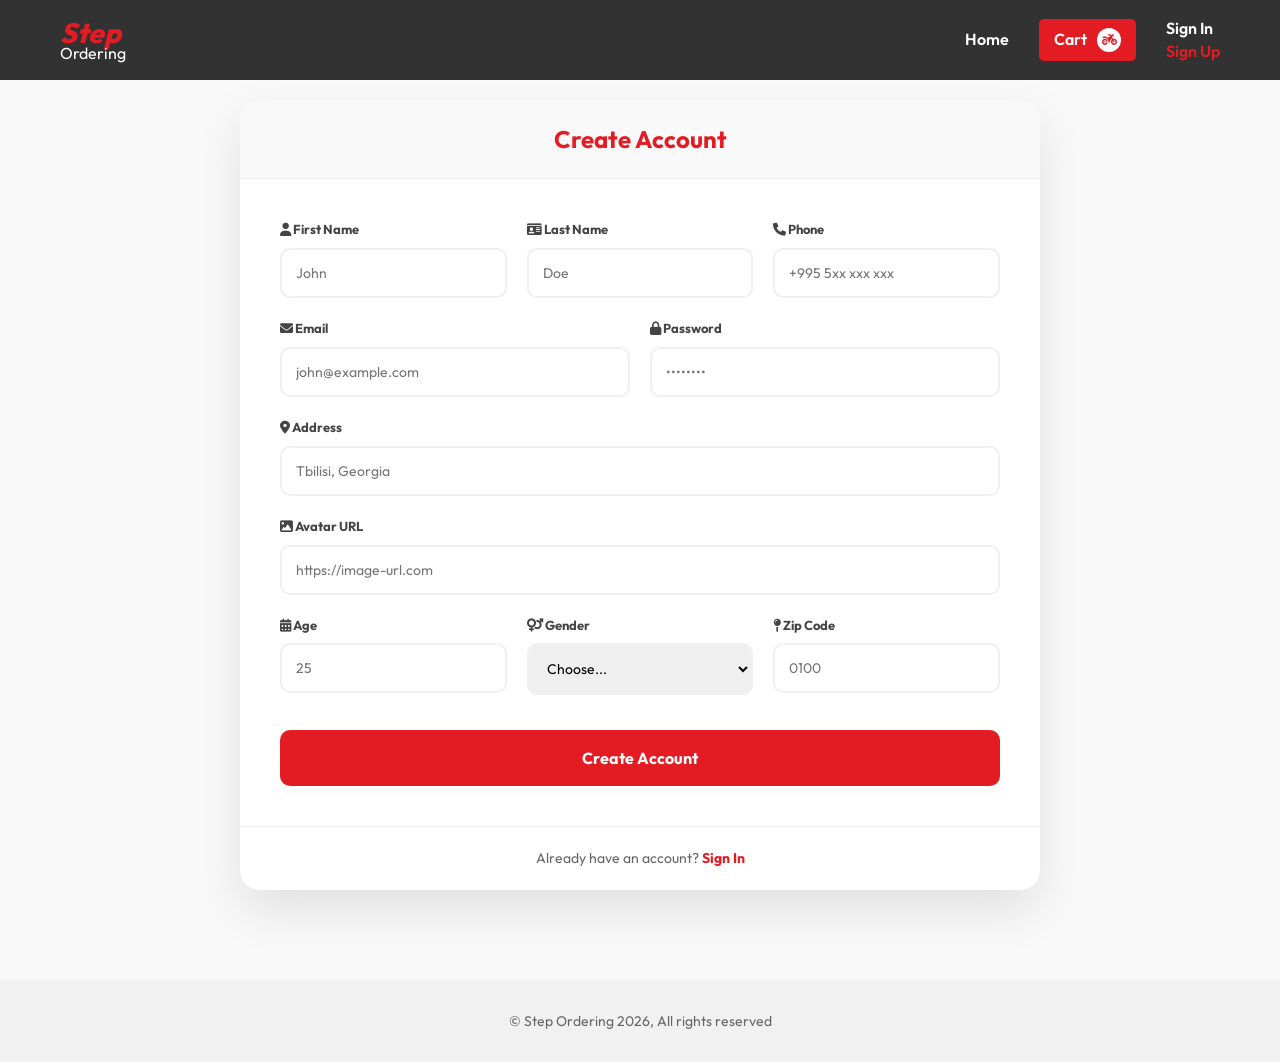
<file: signup/index.html>
<!DOCTYPE html>
<html lang="en">

<head>
    <meta charset="UTF-8">
    <meta name="viewport" content="width=device-width, initial-scale=1.0">
    <title>Sign Up - Step Ordering</title>
    <link rel="stylesheet" href="../common/common.css">
    <link rel="stylesheet" href="signup.css">
    <link rel="preconnect" href="https://fonts.googleapis.com">
    <link rel="preconnect" href="https://fonts.gstatic.com" crossorigin>
    <link href="https://fonts.googleapis.com/css2?family=Outfit:wght@300;400;600;700&display=swap" rel="stylesheet">
    <link rel="stylesheet" href="https://cdnjs.cloudflare.com/ajax/libs/font-awesome/6.0.0/css/all.min.css">
</head>

<body>
    <div id="notification-container"></div>
    <header>
        <div class="container nav-container">
            <a href="../index.html" class="logo">
                <span class="step">Step</span>
                <span class="ordering">Ordering</span>
            </a>
            <nav id="main-nav">
                <a href="../index.html">Home</a>
                <a href="../cart/index.html" class="cart-btn">
                    <span>Cart</span>
                    <div class="cart-icon-container">
                        <i class="fas fa-motorcycle"></i>
                    </div>
                </a>
                <div class="auth-links-group">
                    <a href="../signin/index.html" class="nav-link-auth">Sign In</a>
                    <a href="index.html" class="nav-link-auth active" style="color: var(--primary-color)">Sign Up</a>
                </div>
            </nav>
        </div>
    </header>

    <main class="auth-page">
        <div class="auth-card">
            <div class="auth-header">
                <h2>Create Account</h2>
            </div>

            <div id="signup-form" class="auth-form">
                <div class="form-grid">
                    <div class="form-group">
                        <label><i class="fas fa-user"></i> First Name</label>
                        <input type="text" id="reg-fname" placeholder="John">
                    </div>
                    <div class="form-group">
                        <label><i class="fas fa-id-card"></i> Last Name</label>
                        <input type="text" id="reg-lname" placeholder="Doe">
                    </div>
                    <div class="form-group">
                        <label><i class="fas fa-phone"></i> Phone</label>
                        <input type="text" id="reg-phone" placeholder="+995 5xx xxx xxx">
                    </div>
                    <div class="form-group span-6">
                        <label><i class="fas fa-envelope"></i> Email</label>
                        <input type="email" id="reg-email" placeholder="john@example.com">
                    </div>
                    <div class="form-group span-6">
                        <label><i class="fas fa-lock"></i> Password</label>
                        <input type="password" id="reg-password" placeholder="••••••••">
                    </div>
                    <div class="form-group span-12">
                        <label><i class="fas fa-map-marker-alt"></i> Address</label>
                        <input type="text" id="reg-address" placeholder="Tbilisi, Georgia">
                    </div>
                    <div class="form-group span-12">
                        <label><i class="fas fa-image"></i> Avatar URL</label>
                        <input type="text" id="reg-avatar" placeholder="https://image-url.com">
                    </div>
                    <div class="form-group">
                        <label><i class="fas fa-calendar-alt"></i> Age</label>
                        <input type="number" id="reg-age" placeholder="25">
                    </div>
                    <div class="form-group">
                        <label><i class="fas fa-venus-mars"></i> Gender</label>
                        <select id="reg-gender">
                            <option value="">Choose...</option>
                            <option value="male">Male</option>
                            <option value="female">Female</option>
                        </select>
                    </div>
                    <div class="form-group">
                        <label><i class="fas fa-map-pin"></i> Zip Code</label>
                        <input type="text" id="reg-zip" placeholder="0100">
                    </div>
                </div>
                <button class="btn-full" id="btn-signup-main">Create Account</button>
            </div>

            <div class="auth-footer">
                Already have an account? <a href="../signin/index.html">Sign In</a>
            </div>
        </div>
    </main>

    <footer>
        <div class="container">
            <p>© Step Ordering 2026, All rights reserved</p>
        </div>
    </footer>

    <script type="module" src="signup.js"></script>
</body>

</html>
</file>
<file: common/common.css>
:root {
    --primary-color: #e31b23;
    --text-color: #333;
    --light-text: #fff;
    --bg-color: #f9f9f9;
    --card-bg: #fff;
    --border-color: #eee;
    --overlay-color: rgba(0, 0, 0, 0.4);
    --transition: all 0.3s ease;
}

* {
    margin: 0;
    padding: 0;
    box-sizing: border-box;
    font-family: 'Outfit', sans-serif;
}

body {
    background-color: var(--bg-color);
    color: var(--text-color);
    line-height: 1.6;
}

.container {
    max-width: 1200px;
    margin: 0 auto;
    padding: 0 20px;
}

@media (max-width: 600px) {
    .container {
        padding: 0 15px;
    }
}


header {
    background-color: rgba(0, 0, 0, 0.8);
    backdrop-filter: blur(5px);
    height: 80px;
    display: flex;
    align-items: center;
    position: fixed;
    top: 0;
    width: 100%;
    z-index: 1000;
}

.nav-container {
    display: flex;
    justify-content: space-between;
    align-items: center;
    width: 100%;
}

.logo {
    display: flex;
    flex-direction: column;
    line-height: 1;
    text-decoration: none;
    color: inherit;
}

.logo .step {
    font-size: 28px;
    font-weight: 800;
    font-style: italic;
    color: var(--primary-color);
}

.logo .ordering {
    font-size: 16px;
    font-weight: 400;
    color: #fff;
    margin-top: -2px;
}

#main-nav {
    display: flex;
    align-items: center;
    gap: 30px;
}

#main-nav a {
    color: var(--light-text);
    text-decoration: none;
    font-weight: 600;
    transition: var(--transition);
}

#main-nav a.active {
    color: var(--primary-color);
}

.auth-links-group {
    display: flex;
    flex-direction: column;
    gap: 5px;
}

.nav-link-auth {
    color: white;
    text-decoration: none;
    font-weight: 600;
    font-size: 16px;
    transition: var(--transition);
    line-height: 1.1;
}

.nav-link-auth:hover {
    color: var(--primary-color);
}

.profile-group {
    display: flex;
    align-items: center;
    gap: 15px;
    text-decoration: none;
    cursor: pointer;
}

.profile-avatar {
    width: 40px;
    height: 40px;
    border-radius: 50%;
    object-fit: cover;
    border: 2px solid var(--primary-color);
}

.profile-name {
    color: white;
    font-weight: 600;
    font-size: 14px;
}

.cart-btn {
    background: var(--primary-color);
    color: white;
    border: none;
    padding: 8px 15px;
    border-radius: 5px;
    display: flex;
    align-items: center;
    gap: 10px;
    cursor: pointer;
    font-weight: 600;
    transition: var(--transition);
    text-decoration: none;
}

.cart-btn:hover {
    background: #c1151b;
}

.cart-icon-container {
    background: white;
    color: var(--primary-color);
    width: 24px;
    height: 24px;
    border-radius: 50%;
    display: flex;
    align-items: center;
    justify-content: center;
    font-size: 12px;
}


#notification-container {
    position: fixed;
    top: 100px;
    right: 20px;
    z-index: 3000;
    display: flex;
    flex-direction: column;
    gap: 15px;
}

.notification {
    background: white;
    padding: 15px 25px;
    border-radius: 12px;
    box-shadow: 0 10px 30px rgba(0, 0, 0, 0.1);
    display: flex;
    align-items: center;
    gap: 15px;
    min-width: 300px;
    max-width: 90vw;
    border-left: 5px solid #ccc;
    animation: slideIn 0.3s ease-out;
}

@media (max-width: 480px) {
    #notification-container {
        right: 10px;
        left: 10px;
        top: 90px;
    }
    .notification {
        min-width: 0;
        padding: 12px 15px;
    }
}

.notification.success {
    border-left-color: #4caf50;
}

.notification.error {
    border-left-color: #f44336;
}

@keyframes slideIn {
    from {
        transform: translateX(100%);
        opacity: 0;
    }

    to {
        transform: translateX(0);
        opacity: 1;
    }
}

.notification.fade-out {
    transform: translateX(100%);
    opacity: 0;
    transition: 0.3s ease-in;
}

.notification i {
    font-size: 24px;
}

.notification.success i {
    color: #4caf50;
}

.notification.error i {
    color: #f44336;
}

.notification-content {
    display: flex;
    flex-direction: column;
}

.notification-content span:first-child {
    font-weight: 700;
    font-size: 16px;
}

.notification-content span:last-child {
    font-size: 14px;
    color: #666;
}


footer {
    background: #f1f1f1;
    padding: 30px 0;
    text-align: center;
    margin-top: 50px;
}

footer p {
    color: #666;
    font-size: 14px;
}

.mobile-toggle {
    display: none;
    color: white;
    font-size: 24px;
    cursor: pointer;
}

@media (max-width: 900px) {
    .mobile-toggle {
        display: block;
    }

    #main-nav {
        position: fixed;
        top: 70px;
        left: -100%;
        width: 100%;
        height: calc(100vh - 70px);
        background: rgba(0, 0, 0, 0.95);
        flex-direction: column;
        justify-content: flex-start;
        padding: 40px 20px;
        gap: 25px;
        transition: 0.4s ease;
        backdrop-filter: blur(10px);
        z-index: 999;
    }

    #main-nav.active {
        left: 0;
    }

    .auth-links-group {
        width: 100%;
        align-items: center;
        border-top: 1px solid rgba(255, 255, 255, 0.1);
        padding-top: 20px;
    }
}
</file>
<file: signup/signup.css>
.auth-page {
    display: flex;
    justify-content: center;
    align-items: center;
    min-height: calc(100vh - 160px);
    padding: 100px 20px 40px;
}

.auth-card {
    background: white;
    width: 100%;
    max-width: 800px;

    border-radius: 20px;
    overflow: hidden;
    box-shadow: 0 20px 50px rgba(0, 0, 0, 0.1);
}

.auth-header {
    background: #f9f9f9;
    padding: 20px;
    text-align: center;
    border-bottom: 1px solid #eee;
}

.auth-header h2 {
    color: var(--primary-color);
    font-size: 24px;
    margin: 0;
}

.auth-form {
    padding: 40px;
    display: flex;
    flex-direction: column;
    gap: 25px;
}

.form-grid {
    display: grid;
    grid-template-columns: repeat(12, 1fr);
    gap: 20px;
}

.form-group {
    display: flex;
    flex-direction: column;
    gap: 8px;
    grid-column: span 4;

}

.form-group.span-6 {
    grid-column: span 6;
}

.form-group.span-12 {
    grid-column: span 12;
}

.form-group label {
    font-weight: 700;
    font-size: 13px;
    color: #444;
}

.form-group input,
.form-group select {
    padding: 14px;
    border-radius: 10px;
    border: 2px solid #f0f0f0;
    outline: none;
    font-size: 14px;
    transition: var(--transition);
}

.form-group input:focus,
.form-group select:focus {
    border-color: var(--primary-color);
    box-shadow: 0 0 10px rgba(227, 27, 35, 0.1);
}

.btn-full {
    margin-top: 10px;
    width: 100%;
    padding: 18px;
    border-radius: 10px;
    border: none;
    background-color: var(--primary-color);
    color: white;
    font-weight: 700;
    font-size: 16px;
    cursor: pointer;
    transition: var(--transition);
}

.btn-full:hover:not(:disabled) {
    background-color: #c1151b;
}

.auth-footer {
    padding: 20px;
    text-align: center;
    font-size: 14px;
    color: #666;
    border-top: 1px solid #eee;
}

.auth-footer a {
    color: var(--primary-color);
    text-decoration: none;
    font-weight: 700;
}

@media (max-width: 768px) {
    .form-group {
        grid-column: span 12 !important;
    }
}
</file>
